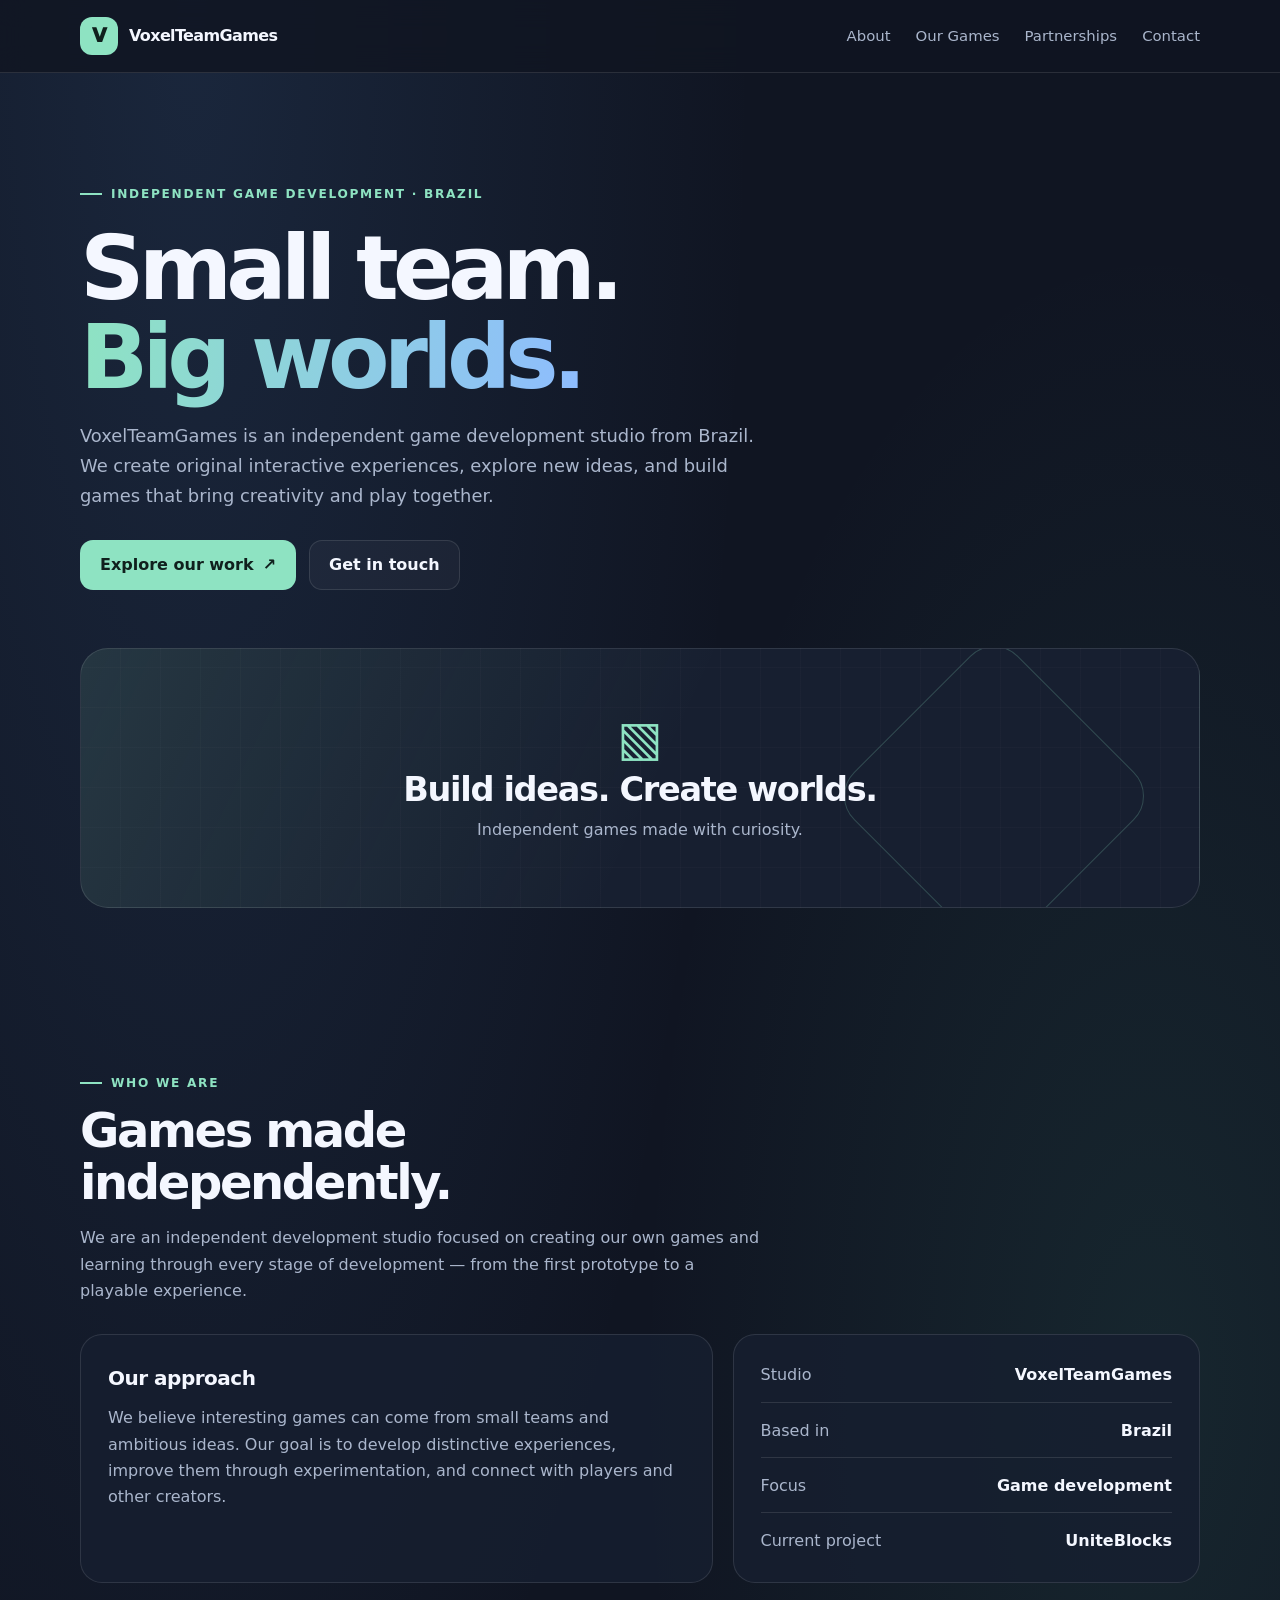
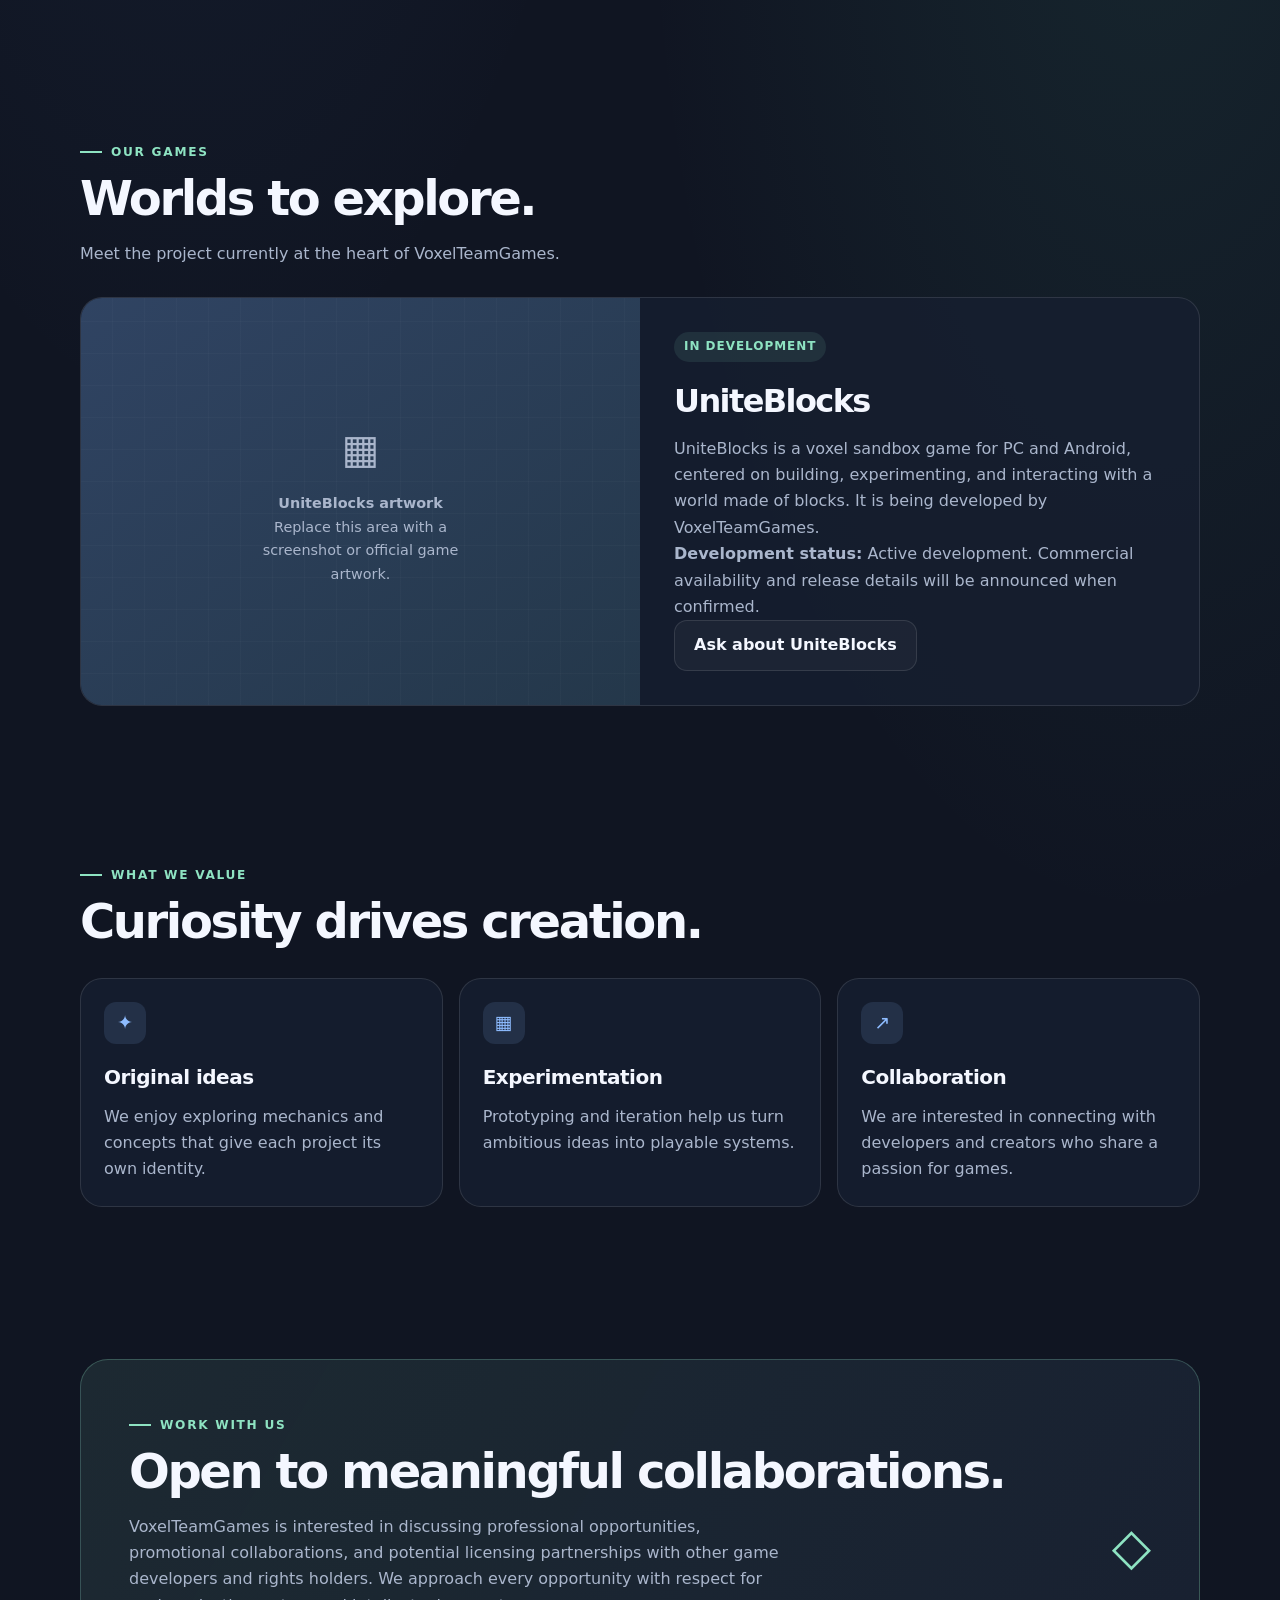
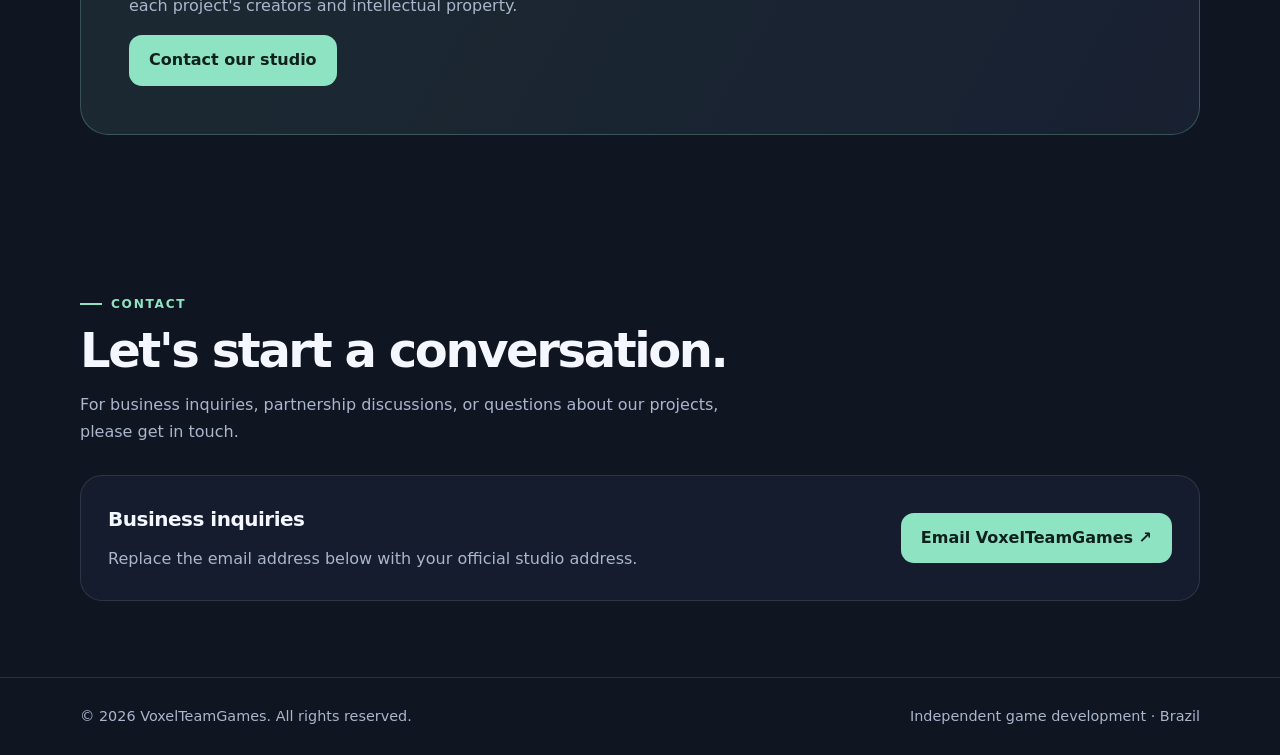
<file: index.html>
<!DOCTYPE html>
<html lang="en">
<head>
  <meta charset="UTF-8">
  <meta name="viewport" content="width=device-width, initial-scale=1.0">
  <meta name="theme-color" content="#101522">
  <meta name="description" content="VoxelTeamGames is an independent game development studio from Brazil, creating original games such as UniteBlocks.">
  <title>VoxelTeamGames — Independent Game Development</title>
  <style>
    :root {
      color-scheme: dark;
      --bg: #101522;
      --surface: #171f30;
      --surface-2: #202b40;
      --text: #f4f7ff;
      --muted: #aab6cc;
      --accent: #8ee3c2;
      --accent-2: #8ebcff;
      --line: rgba(255,255,255,.11);
      --radius: 22px;
      --max: 1120px;
    }
    * { box-sizing: border-box; }
    html { scroll-behavior: smooth; }
    body {
      margin: 0;
      background:
        radial-gradient(ellipse at 15% 0%, rgba(76,126,190,.17), transparent 35rem),
        radial-gradient(ellipse at 90% 35%, rgba(81,190,155,.10), transparent 32rem),
        var(--bg);
      color: var(--text);
      font: 16px/1.65 system-ui, -apple-system, BlinkMacSystemFont, "Segoe UI", sans-serif;
    }
    a { color: inherit; }
    .container { width: min(var(--max), calc(100% - 40px)); margin-inline: auto; }
    .topbar {
      position: sticky; top: 0; z-index: 10;
      background: rgba(16,21,34,.82);
      backdrop-filter: blur(14px);
      border-bottom: 1px solid var(--line);
    }
    .nav {
      min-height: 72px; display: flex; align-items: center;
      justify-content: space-between; gap: 24px;
    }
    .brand {
      display: inline-flex; align-items: center; gap: 11px;
      text-decoration: none; font-weight: 800; letter-spacing: -.04em;
    }
    .brand-mark {
      display: grid; place-items: center; width: 38px; height: 38px;
      border-radius: 12px; color: #10201d; background: var(--accent);
      font-weight: 950; font-size: 19px;
    }
    .nav-links { display: flex; align-items: center; gap: 25px; }
    .nav-links a {
      color: var(--muted); text-decoration: none; font-size: .93rem;
      transition: color .2s;
    }
    .nav-links a:hover { color: var(--text); }
    .menu-button {
      display: none; border: 1px solid var(--line); background: var(--surface);
      color: var(--text); border-radius: 10px; padding: 8px 12px; font: inherit;
    }
    .hero { padding: 104px 0 82px; }
    .eyebrow {
      display: inline-flex; align-items: center; gap: 9px;
      color: var(--accent); text-transform: uppercase;
      letter-spacing: .14em; font-size: .76rem; font-weight: 800;
    }
    .eyebrow::before {
      content: ""; width: 22px; height: 2px; background: currentColor;
    }
    h1 {
      max-width: 850px; margin: 20px 0 20px;
      font-size: clamp(2.7rem, 7vw, 5.6rem);
      line-height: .99; letter-spacing: -.065em;
    }
    .gradient-text {
      background: linear-gradient(100deg, var(--accent), var(--accent-2));
      -webkit-background-clip: text; background-clip: text; color: transparent;
    }
    .hero-copy { max-width: 690px; color: var(--muted); font-size: 1.12rem; }
    .actions { display: flex; flex-wrap: wrap; gap: 13px; margin-top: 30px; }
    .button {
      display: inline-flex; align-items: center; justify-content: center; gap: 9px;
      min-height: 48px; padding: 11px 19px; border-radius: 13px;
      border: 1px solid transparent; text-decoration: none; font-weight: 750;
      transition: transform .2s, background .2s, border-color .2s;
    }
    .button:hover { transform: translateY(-2px); }
    .button.primary { background: var(--accent); color: #10201d; }
    .button.secondary { border-color: var(--line); background: rgba(255,255,255,.035); }
    .hero-panel {
      margin-top: 58px; min-height: 260px; position: relative; overflow: hidden;
      border: 1px solid var(--line); border-radius: 28px;
      background:
        linear-gradient(115deg, rgba(142,227,194,.12), transparent 52%),
        repeating-linear-gradient(0deg, transparent 0 39px, rgba(255,255,255,.035) 40px),
        repeating-linear-gradient(90deg, transparent 0 39px, rgba(255,255,255,.035) 40px),
        var(--surface);
      display: grid; place-items: center; text-align: center; padding: 34px;
    }
    .hero-panel::after {
      content: ""; position: absolute; width: 230px; height: 230px;
      border: 1px solid rgba(142,227,194,.22); transform: rotate(45deg);
      border-radius: 34px; right: 8%; top: 12%;
    }
    .hero-panel-content { position: relative; z-index: 1; }
    .voxel-symbol { font-size: 3rem; line-height: 1; color: var(--accent); }
    .hero-panel strong { display: block; font-size: clamp(1.4rem, 4vw, 2.1rem); letter-spacing: -.04em; }
    .hero-panel span { color: var(--muted); }
    section { padding: 76px 0; }
    .section-heading { max-width: 680px; margin-bottom: 30px; }
    h2 { margin: 10px 0; font-size: clamp(2rem, 4vw, 3rem); line-height: 1.1; letter-spacing: -.05em; }
    .section-heading p, .muted { color: var(--muted); }
    .about-grid { display: grid; grid-template-columns: 1.15fr .85fr; gap: 20px; }
    .card {
      background: rgba(23,31,48,.82); border: 1px solid var(--line);
      border-radius: var(--radius); padding: 27px;
    }
    .card h3 { margin: 0 0 10px; font-size: 1.25rem; letter-spacing: -.025em; }
    .card p { margin: 0; color: var(--muted); }
    .fact-list { display: grid; gap: 15px; }
    .fact { display: flex; justify-content: space-between; gap: 18px; padding-bottom: 13px; border-bottom: 1px solid var(--line); }
    .fact:last-child { border: 0; padding-bottom: 0; }
    .fact span:first-child { color: var(--muted); }
    .fact strong { text-align: right; }
    .game-card {
      display: grid; grid-template-columns: 1fr 1fr; overflow: hidden;
      padding: 0; min-height: 330px;
    }
    .game-art {
      min-height: 280px; display: grid; place-items: center; padding: 28px;
      text-align: center; background:
        linear-gradient(145deg, rgba(142,188,255,.18), rgba(142,227,194,.08)),
        repeating-linear-gradient(0deg, transparent 0 31px, rgba(255,255,255,.045) 32px),
        repeating-linear-gradient(90deg, transparent 0 31px, rgba(255,255,255,.045) 32px),
        #1b2940;
    }
    .game-art .placeholder { max-width: 250px; color: var(--muted); font-size: .9rem; }
    .game-info { padding: 34px; align-self: center; }
    .tag {
      display: inline-block; padding: 5px 10px; border-radius: 999px;
      color: var(--accent); background: rgba(142,227,194,.1);
      font-size: .75rem; font-weight: 800; letter-spacing: .08em; text-transform: uppercase;
    }
    .game-info h3 { font-size: 2rem; margin: 13px 0 8px; letter-spacing: -.05em; }
    .game-info p { color: var(--muted); }
    .feature-grid { display: grid; grid-template-columns: repeat(3, 1fr); gap: 16px; }
    .feature { padding: 23px; }
    .feature-icon {
      width: 42px; height: 42px; display: grid; place-items: center;
      border-radius: 12px; background: rgba(142,188,255,.12);
      color: var(--accent-2); font-size: 1.2rem; margin-bottom: 17px;
    }
    .partnership {
      border: 1px solid rgba(142,227,194,.25);
      background: linear-gradient(120deg, rgba(142,227,194,.10), rgba(142,188,255,.07));
      border-radius: 28px; padding: clamp(26px, 5vw, 48px);
      display: grid; grid-template-columns: 1fr auto; gap: 30px; align-items: center;
    }
    .partnership p { color: var(--muted); max-width: 670px; }
    .partnership-mark { font-size: 3.2rem; color: var(--accent); }
    .contact-card { display: flex; align-items: center; justify-content: space-between; gap: 25px; }
    footer { border-top: 1px solid var(--line); padding: 27px 0; color: var(--muted); font-size: .9rem; }
    .footer-inner { display: flex; justify-content: space-between; gap: 20px; flex-wrap: wrap; }
    :focus-visible { outline: 3px solid var(--accent-2); outline-offset: 4px; }
    @media (max-width: 760px) {
      .hero { padding: 76px 0 55px; }
      section { padding: 56px 0; }
      .about-grid, .game-card { grid-template-columns: 1fr; }
      .feature-grid { grid-template-columns: 1fr; }
      .game-art { min-height: 210px; }
      .partnership { grid-template-columns: 1fr; }
      .partnership-mark { display: none; }
      .contact-card { align-items: flex-start; flex-direction: column; }
      .menu-button { display: inline-block; }
      .nav { position: relative; }
      .nav-links {
        display: none; position: absolute; top: 71px; left: -20px; right: -20px;
        padding: 18px 20px 22px; background: #141c2b;
        border-bottom: 1px solid var(--line); flex-direction: column; align-items: flex-start;
      }
      .nav-links.open { display: flex; }
    }
    @media (prefers-reduced-motion: reduce) {
      html { scroll-behavior: auto; }
      *, *::before, *::after { transition-duration: .01ms !important; }
    }
  </style>
</head>
<body>
  <header class="topbar">
    <nav class="container nav" aria-label="Main navigation">
      <a class="brand" href="#home" aria-label="VoxelTeamGames home">
        <span class="brand-mark">V</span>
        <span>VoxelTeamGames</span>
      </a>
      <button class="menu-button" id="menuButton" aria-expanded="false" aria-controls="navLinks">Menu</button>
      <div class="nav-links" id="navLinks">
        <a href="#about">About</a>
        <a href="#games">Our Games</a>
        <a href="#partnerships">Partnerships</a>
        <a href="#contact">Contact</a>
      </div>
    </nav>
  </header>

  <main id="home">
    <section class="hero">
      <div class="container">
        <span class="eyebrow">Independent game development · Brazil</span>
        <h1>Small team.<br><span class="gradient-text">Big worlds.</span></h1>
        <p class="hero-copy">
          VoxelTeamGames is an independent game development studio from Brazil.
          We create original interactive experiences, explore new ideas, and build
          games that bring creativity and play together.
        </p>
        <div class="actions">
          <a class="button primary" href="#games">Explore our work <span aria-hidden="true">↗</span></a>
          <a class="button secondary" href="#contact">Get in touch</a>
        </div>

        <div class="hero-panel" aria-label="VoxelTeamGames visual identity">
          <div class="hero-panel-content">
            <div class="voxel-symbol" aria-hidden="true">▧</div>
            <strong>Build ideas. Create worlds.</strong>
            <span>Independent games made with curiosity.</span>
          </div>
        </div>
      </div>
    </section>

    <section id="about">
      <div class="container">
        <div class="section-heading">
          <span class="eyebrow">Who we are</span>
          <h2>Games made independently.</h2>
          <p>
            We are an independent development studio focused on creating our own
            games and learning through every stage of development — from the first
            prototype to a playable experience.
          </p>
        </div>
        <div class="about-grid">
          <article class="card">
            <h3>Our approach</h3>
            <p>
              We believe interesting games can come from small teams and ambitious
              ideas. Our goal is to develop distinctive experiences, improve them
              through experimentation, and connect with players and other creators.
            </p>
          </article>
          <aside class="card fact-list" aria-label="Studio information">
            <div class="fact"><span>Studio</span><strong>VoxelTeamGames</strong></div>
            <div class="fact"><span>Based in</span><strong>Brazil</strong></div>
            <div class="fact"><span>Focus</span><strong>Game development</strong></div>
            <div class="fact"><span>Current project</span><strong>UniteBlocks</strong></div>
          </aside>
        </div>
      </div>
    </section>

    <section id="games">
      <div class="container">
        <div class="section-heading">
          <span class="eyebrow">Our games</span>
          <h2>Worlds to explore.</h2>
          <p>Meet the project currently at the heart of VoxelTeamGames.</p>
        </div>
        <article class="card game-card">
          <div class="game-art">
            <div class="placeholder">
              <div style="font-size:2.5rem; margin-bottom:10px" aria-hidden="true">▦</div>
              <strong>UniteBlocks artwork</strong><br>
              Replace this area with a screenshot or official game artwork.
            </div>
          </div>
          <div class="game-info">
            <span class="tag">In development</span>
            <h3>UniteBlocks</h3>
            <p>
              UniteBlocks is a voxel sandbox game for PC and Android, centered on
              building, experimenting, and interacting with a world made of blocks.
              It is being developed by VoxelTeamGames.
            </p>
            <p><strong>Development status:</strong> Active development. Commercial
              availability and release details will be announced when confirmed.</p>
            <!-- Replace # with the real project page URL when available. -->
            <a class="button secondary" href="#contact">Ask about UniteBlocks</a>
          </div>
        </article>
      </div>
    </section>

    <section>
      <div class="container">
        <div class="section-heading">
          <span class="eyebrow">What we value</span>
          <h2>Curiosity drives creation.</h2>
        </div>
        <div class="feature-grid">
          <article class="card feature">
            <div class="feature-icon" aria-hidden="true">✦</div>
            <h3>Original ideas</h3>
            <p>We enjoy exploring mechanics and concepts that give each project its own identity.</p>
          </article>
          <article class="card feature">
            <div class="feature-icon" aria-hidden="true">▦</div>
            <h3>Experimentation</h3>
            <p>Prototyping and iteration help us turn ambitious ideas into playable systems.</p>
          </article>
          <article class="card feature">
            <div class="feature-icon" aria-hidden="true">↗</div>
            <h3>Collaboration</h3>
            <p>We are interested in connecting with developers and creators who share a passion for games.</p>
          </article>
        </div>
      </div>
    </section>

    <section id="partnerships">
      <div class="container">
        <div class="partnership">
          <div>
            <span class="eyebrow">Work with us</span>
            <h2>Open to meaningful collaborations.</h2>
            <p>
              VoxelTeamGames is interested in discussing professional opportunities,
              promotional collaborations, and potential licensing partnerships with
              other game developers and rights holders. We approach every opportunity
              with respect for each project's creators and intellectual property.
            </p>
            <a class="button primary" href="#contact">Contact our studio</a>
          </div>
          <div class="partnership-mark" aria-hidden="true">◇</div>
        </div>
      </div>
    </section>

    <section id="contact">
      <div class="container">
        <div class="section-heading">
          <span class="eyebrow">Contact</span>
          <h2>Let's start a conversation.</h2>
          <p>
            For business inquiries, partnership discussions, or questions about
            our projects, please get in touch.
          </p>
        </div>
        <div class="card contact-card">
          <div>
            <h3>Business inquiries</h3>
            <p class="muted">Replace the email address below with your official studio address.</p>
          </div>
          <!-- IMPORTANT: Replace this placeholder with an email address you control. -->
          <a class="button primary" href="mailto:YOUR_EMAIL@example.com">Email VoxelTeamGames ↗</a>
        </div>
      </div>
    </section>
  </main>

  <footer>
    <div class="container footer-inner">
      <span>© <span id="year"></span> VoxelTeamGames. All rights reserved.</span>
      <span>Independent game development · Brazil</span>
    </div>
  </footer>

  <script>
    const menuButton = document.getElementById("menuButton");
    const navLinks = document.getElementById("navLinks");

    menuButton.addEventListener("click", () => {
      const isOpen = navLinks.classList.toggle("open");
      menuButton.setAttribute("aria-expanded", String(isOpen));
    });

    navLinks.querySelectorAll("a").forEach((link) => {
      link.addEventListener("click", () => {
        navLinks.classList.remove("open");
        menuButton.setAttribute("aria-expanded", "false");
      });
    });

    document.getElementById("year").textContent = new Date().getFullYear();
  </script>
</body>
</html>
</file>
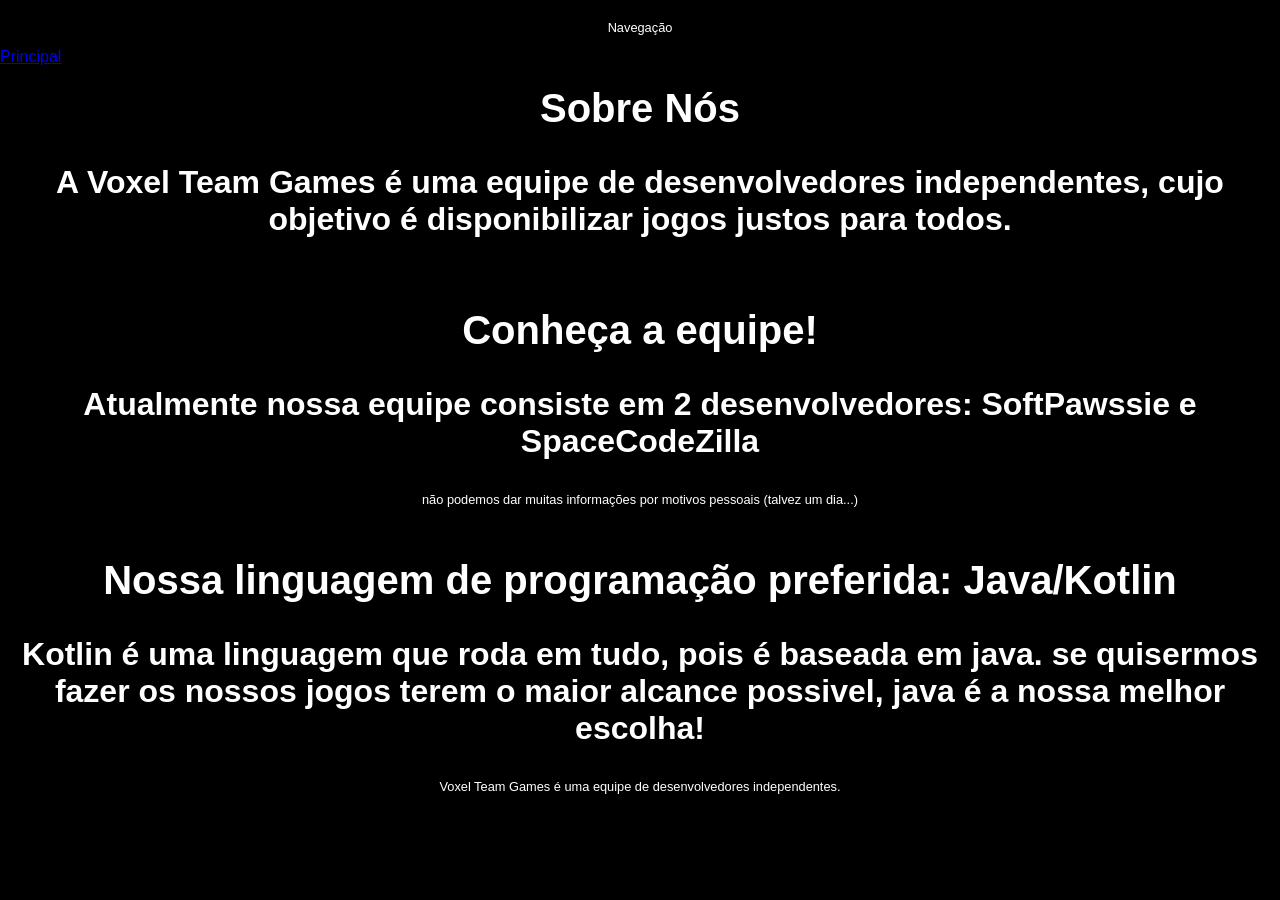
<file: about/index.html>
<html>
  <head>
    <title>Voxel Team</title>
    <link rel="stylesheet" href="style.css">
  </head>
  <body>
    <p>Navegação</p>
    <a href="https://voxel-team-games.github.io/home">Principal</a>
    <h2>Sobre Nós</h2>
    <h3>A Voxel Team Games é uma equipe de desenvolvedores independentes, cujo objetivo é disponibilizar jogos justos para todos.</h3>
    <br>
    <h2>Conheça a equipe!</h2>
    <h3>Atualmente nossa equipe consiste em 2 desenvolvedores: SoftPawssie e SpaceCodeZilla</h3>
    <p>não podemos dar muitas informações por motivos pessoais (talvez um dia...)</p>
    <br>
    <h2>Nossa linguagem de programação preferida: Java/Kotlin</h2>
    <h3>Kotlin é uma linguagem que roda em tudo, pois é baseada em java. se quisermos fazer os nossos jogos terem o maior alcance possivel, java é a nossa melhor escolha!</h3>
  </body>
  <foot>
    <p>Voxel Team Games é uma equipe de desenvolvedores independentes.</p>
</html>
</file>
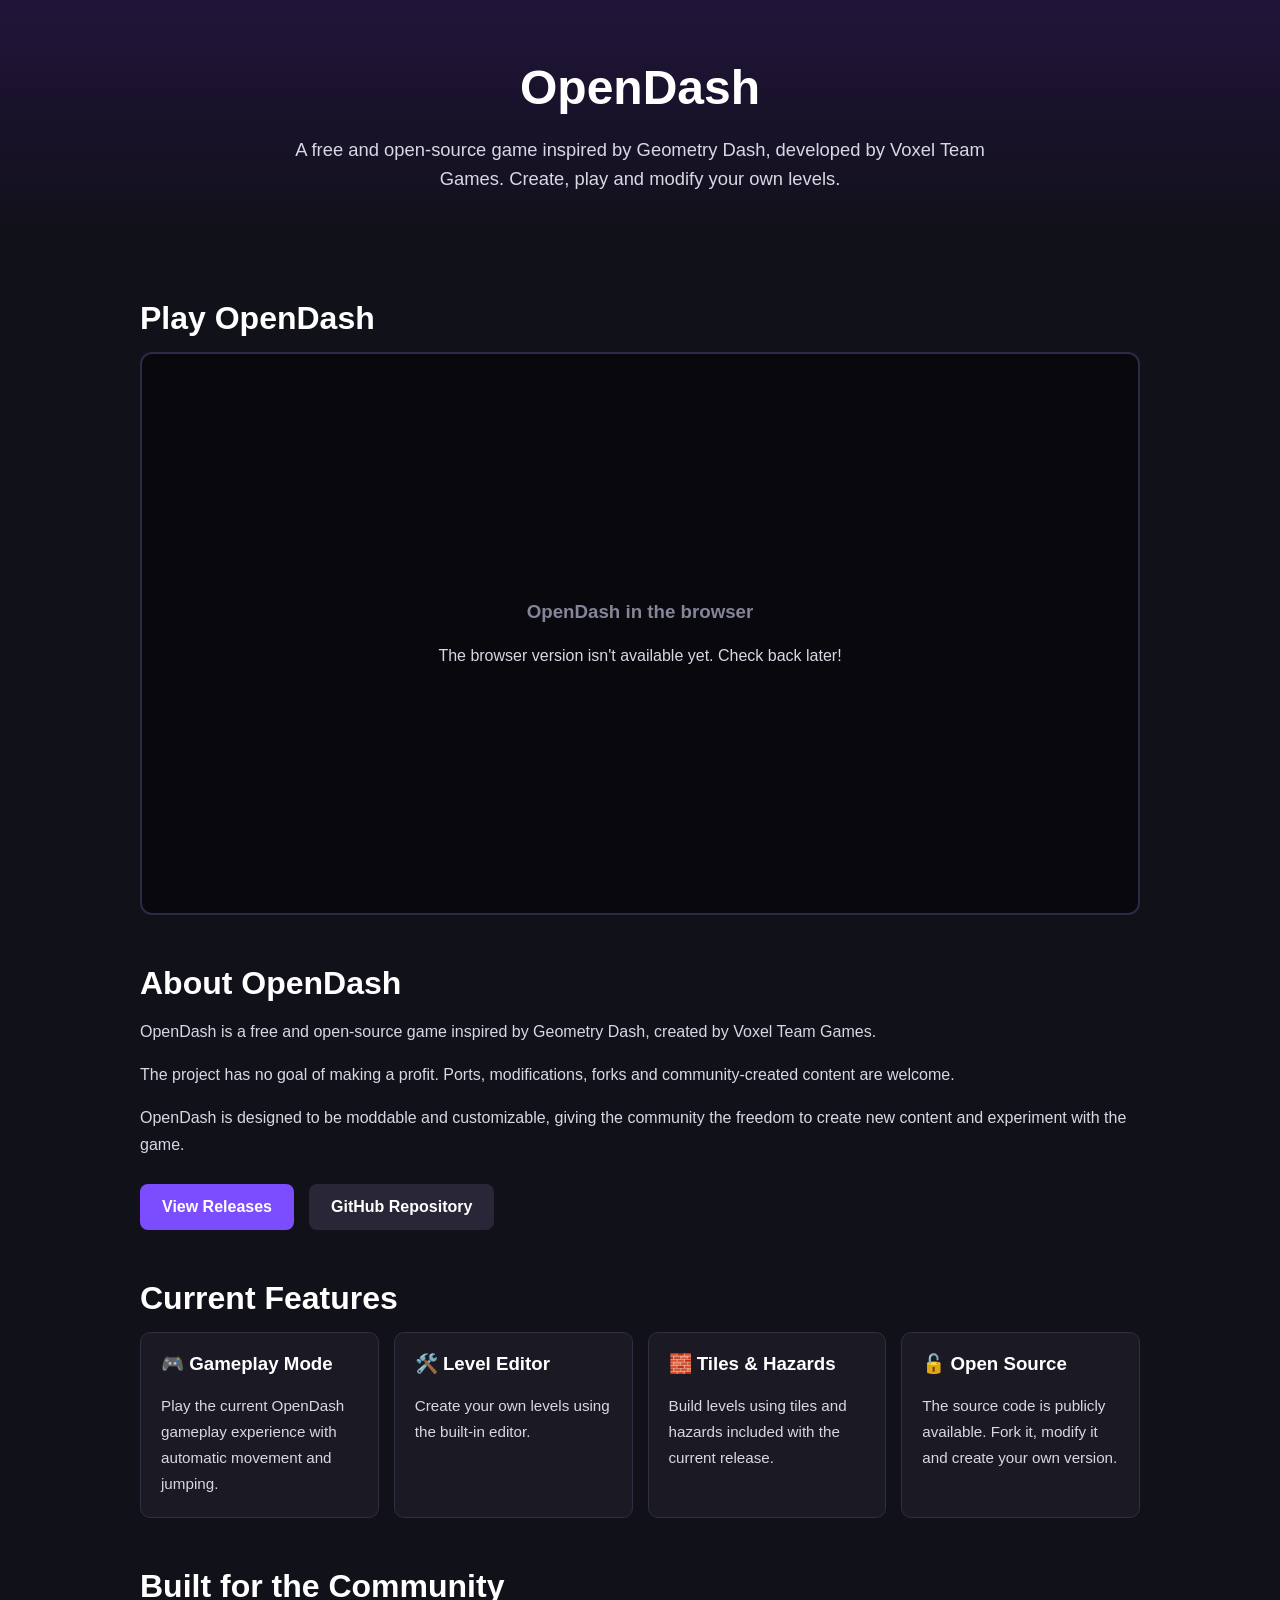
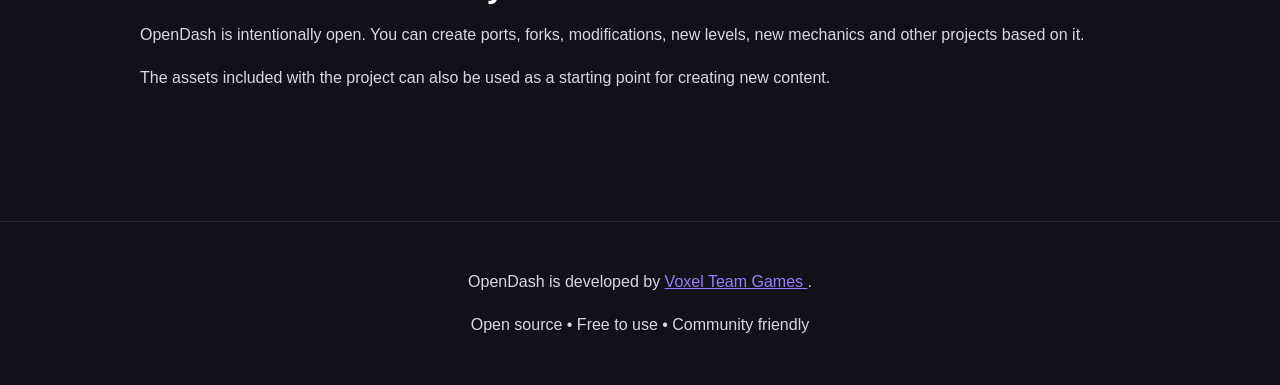
<file: opendash/index.html>
<!DOCTYPE html>
<html lang="en">
<head>
    <meta charset="UTF-8">

    <!-- Responsive layout -->
    <meta name="viewport" content="width=device-width, initial-scale=1.0">

    <!-- SEO -->
    <title>OpenDash — Open Source Geometry Dash Alternative | Voxel Team Games</title>

    <meta
        name="description"
        content="OpenDash is a free and open-source game inspired by Geometry Dash, developed by Voxel Team Games. Create, play and modify your own levels."
    >

    <meta
        name="keywords"
        content="OpenDash, Voxel Team Games, Geometry Dash alternative, open source game, free game, level editor, platform game"
    >

    <meta name="author" content="Voxel Team Games">

    <!-- Open Graph -->
    <meta property="og:title" content="OpenDash — Voxel Team Games">
    <meta
        property="og:description"
        content="A free and open-source Geometry Dash-inspired game by Voxel Team Games."
    >
    <meta property="og:type" content="website">
    <meta property="og:url" content="https://voxel-team-games.github.io/opendash">

    <!-- Optional: replace with an OpenDash image later -->
    <!--
    <meta
        property="og:image"
        content="https://voxel-team-games.github.io/assets/opendash-banner.png"
    >
    -->

    <style>
        * {
            box-sizing: border-box;
        }

        body {
            margin: 0;
            font-family: Arial, Helvetica, sans-serif;
            background: #11111a;
            color: #ffffff;
        }

        header {
            padding: 60px 20px 40px;
            text-align: center;
            background: linear-gradient(180deg, #21143a, #11111a);
        }

        header h1 {
            margin: 0;
            font-size: 3rem;
        }

        header p {
            max-width: 750px;
            margin: 20px auto 0;
            font-size: 1.15rem;
            line-height: 1.6;
            color: #d8d8e5;
        }

        main {
            width: min(1000px, 92%);
            margin: 0 auto;
            padding: 40px 0 80px;
        }

        section {
            margin-bottom: 50px;
        }

        h2 {
            font-size: 2rem;
            margin-bottom: 15px;
        }

        p {
            color: #d8d8e5;
            line-height: 1.7;
        }

        .game-container {
            width: 100%;
            aspect-ratio: 16 / 9;
            background: #08080d;
            border: 2px solid #30284a;
            border-radius: 12px;
            overflow: hidden;
            display: flex;
            align-items: center;
            justify-content: center;
        }

        .game-placeholder {
            text-align: center;
            padding: 30px;
            color: #85859a;
        }

        /*
         * FUTURE GAME IFRAME
         *
         * When the browser version is ready, replace the placeholder
         * above with something like:
         *
         * <iframe
         *     src="YOUR_GAME_URL"
         *     title="OpenDash"
         *     width="100%"
         *     height="100%"
         *     frameborder="0"
         *     allowfullscreen>
         * </iframe>
         */

        .features {
            display: grid;
            grid-template-columns: repeat(auto-fit, minmax(220px, 1fr));
            gap: 15px;
        }

        .feature {
            background: #1a1924;
            border: 1px solid #302e40;
            border-radius: 10px;
            padding: 20px;
        }

        .feature h3 {
            margin-top: 0;
        }

        .feature p {
            margin-bottom: 0;
            font-size: 0.95rem;
        }

        .buttons {
            display: flex;
            flex-wrap: wrap;
            gap: 15px;
            margin-top: 25px;
        }

        .button {
            display: inline-block;
            padding: 14px 22px;
            border-radius: 8px;
            text-decoration: none;
            font-weight: bold;
            background: #7c4dff;
            color: white;
            transition: transform 0.15s ease, opacity 0.15s ease;
        }

        .button:hover {
            transform: translateY(-2px);
            opacity: 0.9;
        }

        .button.secondary {
            background: #292638;
        }

        footer {
            text-align: center;
            padding: 30px 20px;
            border-top: 1px solid #292735;
            color: #77778a;
        }

        footer a {
            color: #9b7cff;
        }

        @media (max-width: 600px) {
            header h1 {
                font-size: 2.3rem;
            }

            header p {
                font-size: 1rem;
            }
        }
    </style>
</head>

<body>

<header>
    <h1>OpenDash</h1>

    <p>
        A free and open-source game inspired by Geometry Dash,
        developed by Voxel Team Games.
        Create, play and modify your own levels.
    </p>
</header>

<main>

    <section>
        <h2>Play OpenDash</h2>

        <div class="game-container">

            <!--
                FUTURE BROWSER VERSION

                Insert the OpenDash browser build here.

                Example:

                <iframe
                    src="https://example.com/opendash/"
                    title="OpenDash"
                    width="100%"
                    height="100%"
                    frameborder="0"
                    allowfullscreen>
                </iframe>
            -->

            <div class="game-placeholder">
                <h3>OpenDash in the browser</h3>

                <p>
                    The browser version isn't available yet.
                    Check back later!
                </p>
            </div>

        </div>
    </section>


    <section>
        <h2>About OpenDash</h2>

        <p>
            OpenDash is a free and open-source game inspired by Geometry Dash,
            created by Voxel Team Games.
        </p>

        <p>
            The project has no goal of making a profit.
            Ports, modifications, forks and community-created content are
            welcome.
        </p>

        <p>
            OpenDash is designed to be moddable and customizable,
            giving the community the freedom to create new content
            and experiment with the game.
        </p>

        <div class="buttons">

            <a
                class="button"
                href="https://github.com/Voxel-Team-Games/opendash/releases"
                target="_blank"
                rel="noopener noreferrer">
                View Releases
            </a>

            <a
                class="button secondary"
                href="https://github.com/Voxel-Team-Games/opendash"
                target="_blank"
                rel="noopener noreferrer">
                GitHub Repository
            </a>

        </div>
    </section>


    <section>
        <h2>Current Features</h2>

        <div class="features">

            <div class="feature">
                <h3>🎮 Gameplay Mode</h3>
                <p>
                    Play the current OpenDash gameplay experience
                    with automatic movement and jumping.
                </p>
            </div>

            <div class="feature">
                <h3>🛠️ Level Editor</h3>
                <p>
                    Create your own levels using the built-in editor.
                </p>
            </div>

            <div class="feature">
                <h3>🧱 Tiles & Hazards</h3>
                <p>
                    Build levels using tiles and hazards included
                    with the current release.
                </p>
            </div>

            <div class="feature">
                <h3>🔓 Open Source</h3>
                <p>
                    The source code is publicly available.
                    Fork it, modify it and create your own version.
                </p>
            </div>

        </div>
    </section>


    <section>
        <h2>Built for the Community</h2>

        <p>
            OpenDash is intentionally open.
            You can create ports, forks, modifications, new levels,
            new mechanics and other projects based on it.
        </p>

        <p>
            The assets included with the project can also be used
            as a starting point for creating new content.
        </p>
    </section>

</main>


<footer>
    <p>
        OpenDash is developed by
        <a href="https://voxel-team-games.github.io/home">
            Voxel Team Games
        </a>.
    </p>

    <p>
        Open source • Free to use • Community friendly
    </p>
</footer>

</body>
</html>
</file>
<file: about/style.css>
:root {
    --background: #0d0b16;
    --surface: #171326;
    --primary: #9b6cff;
    --secondary: #6c8cff;
    --text: #f5f1ff;
    --muted: #aaa3bd;
}
body {
    margin: 0;
    font-family: "Oxanium", sans-serif;
    background-color: #000000;
    color: #333333;
}
h2 {
    color: #ffffff;
    font-size: 2.5rem;
    text-align: center;
    margin-top: 20px;
}
h3 {
    color: #ffffff;
    font-size: 2.0rem;
    text-align: center;
    margin-top: 20px;
}
p {
    color: #ffffff;
    font-size: 0.8rem;
    text-align: center;
    margin-top: 20px;
}
.hero {
    background:
        radial-gradient(
            circle at 50% 40%,
            #302060,
            #0d0b16 65%
        );
}
.game-card {
    background: #171326;
    border: 1px solid #2c2540;
    border-radius: 16px;
    overflow: hidden;

    transition:
        transform 0.25s ease,
        border-color 0.25s ease;
}

.game-card:hover {
    transform: translateY(-8px);
    border-color: #9b6cff;
}
.game-card img {
    transition: transform 0.4s ease;
}

.game-card:hover img {
    transform: scale(1.05);
}

.button {
    transition:
        transform 0.2s ease,
        box-shadow 0.2s ease;
}

.button:hover {
    transform: translateY(-2px);
    box-shadow: 0 8px 30px rgba(155, 108, 255, 0.25);
}

.reveal {
    opacity: 0;
    transform: translateY(30px);
    transition: 0.7s ease;
}

.reveal.visible {
    opacity: 1;
    transform: translateY(0);
}
</file>
